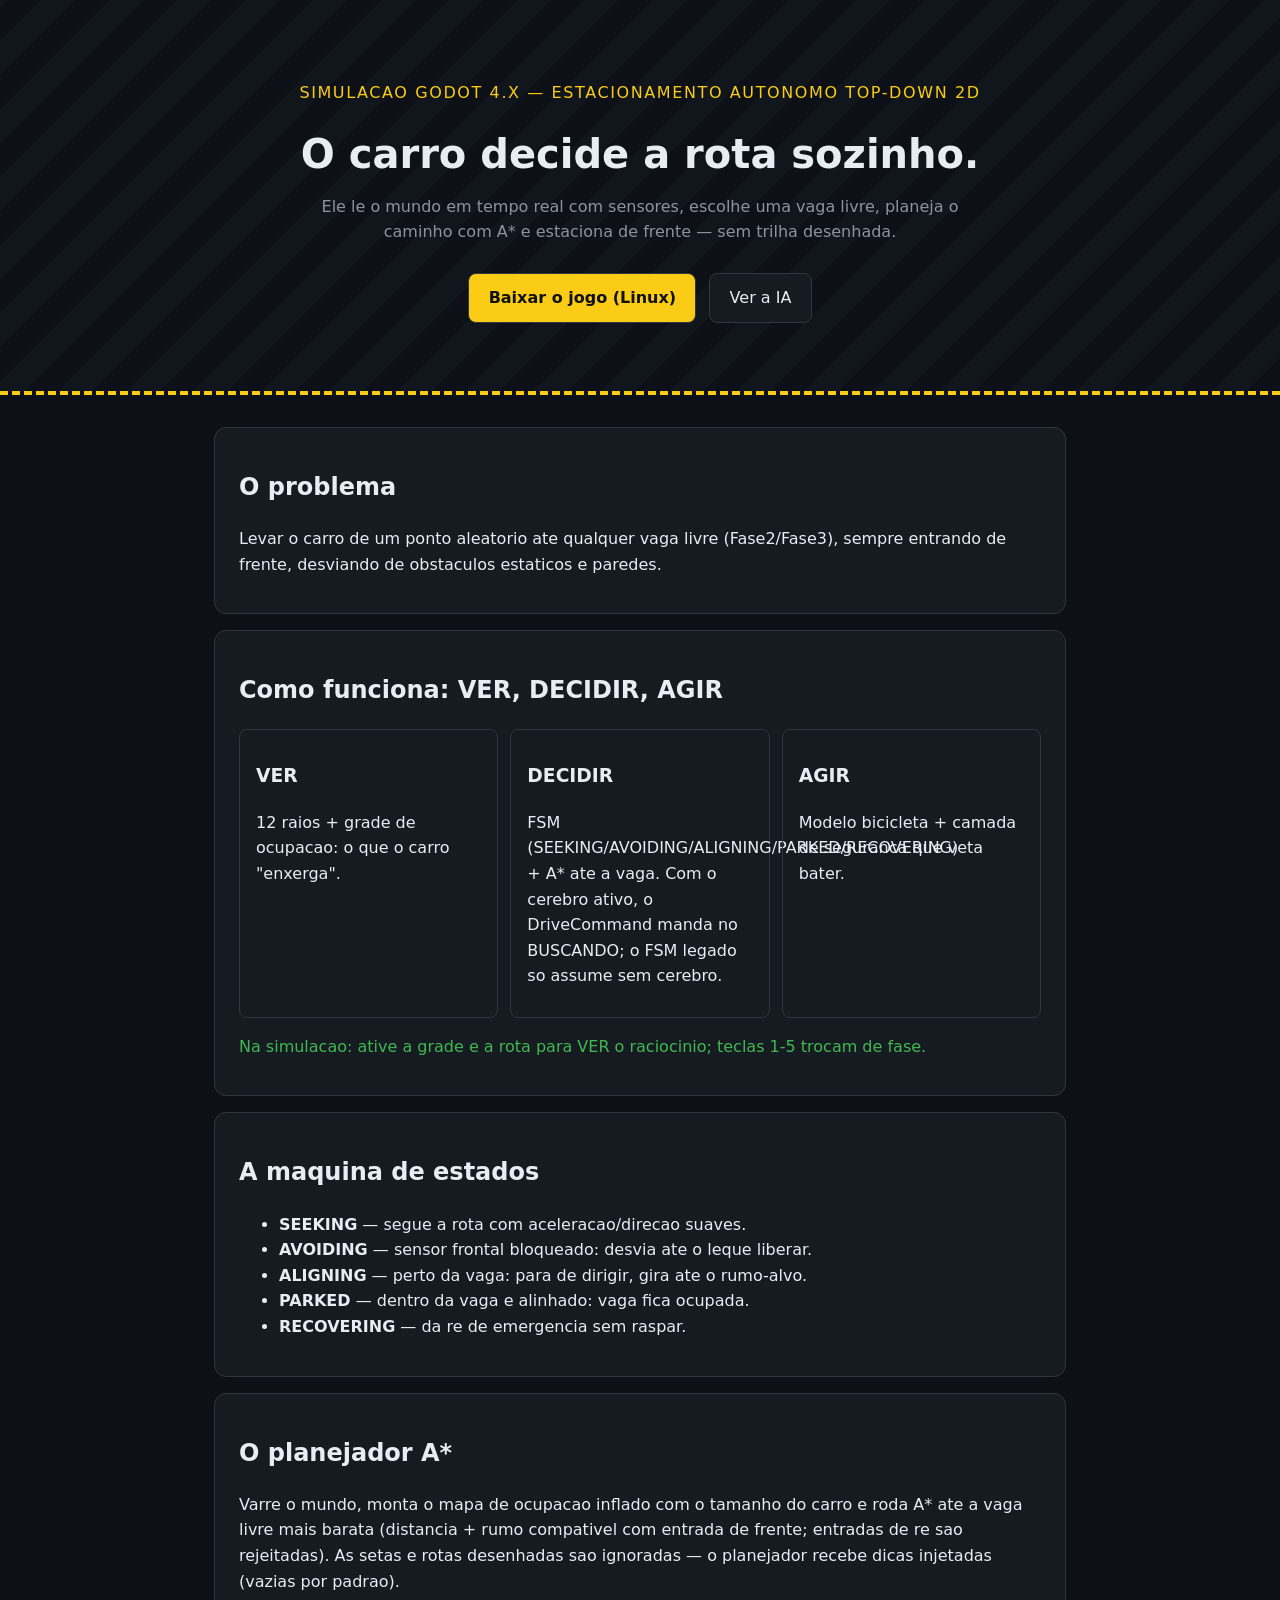
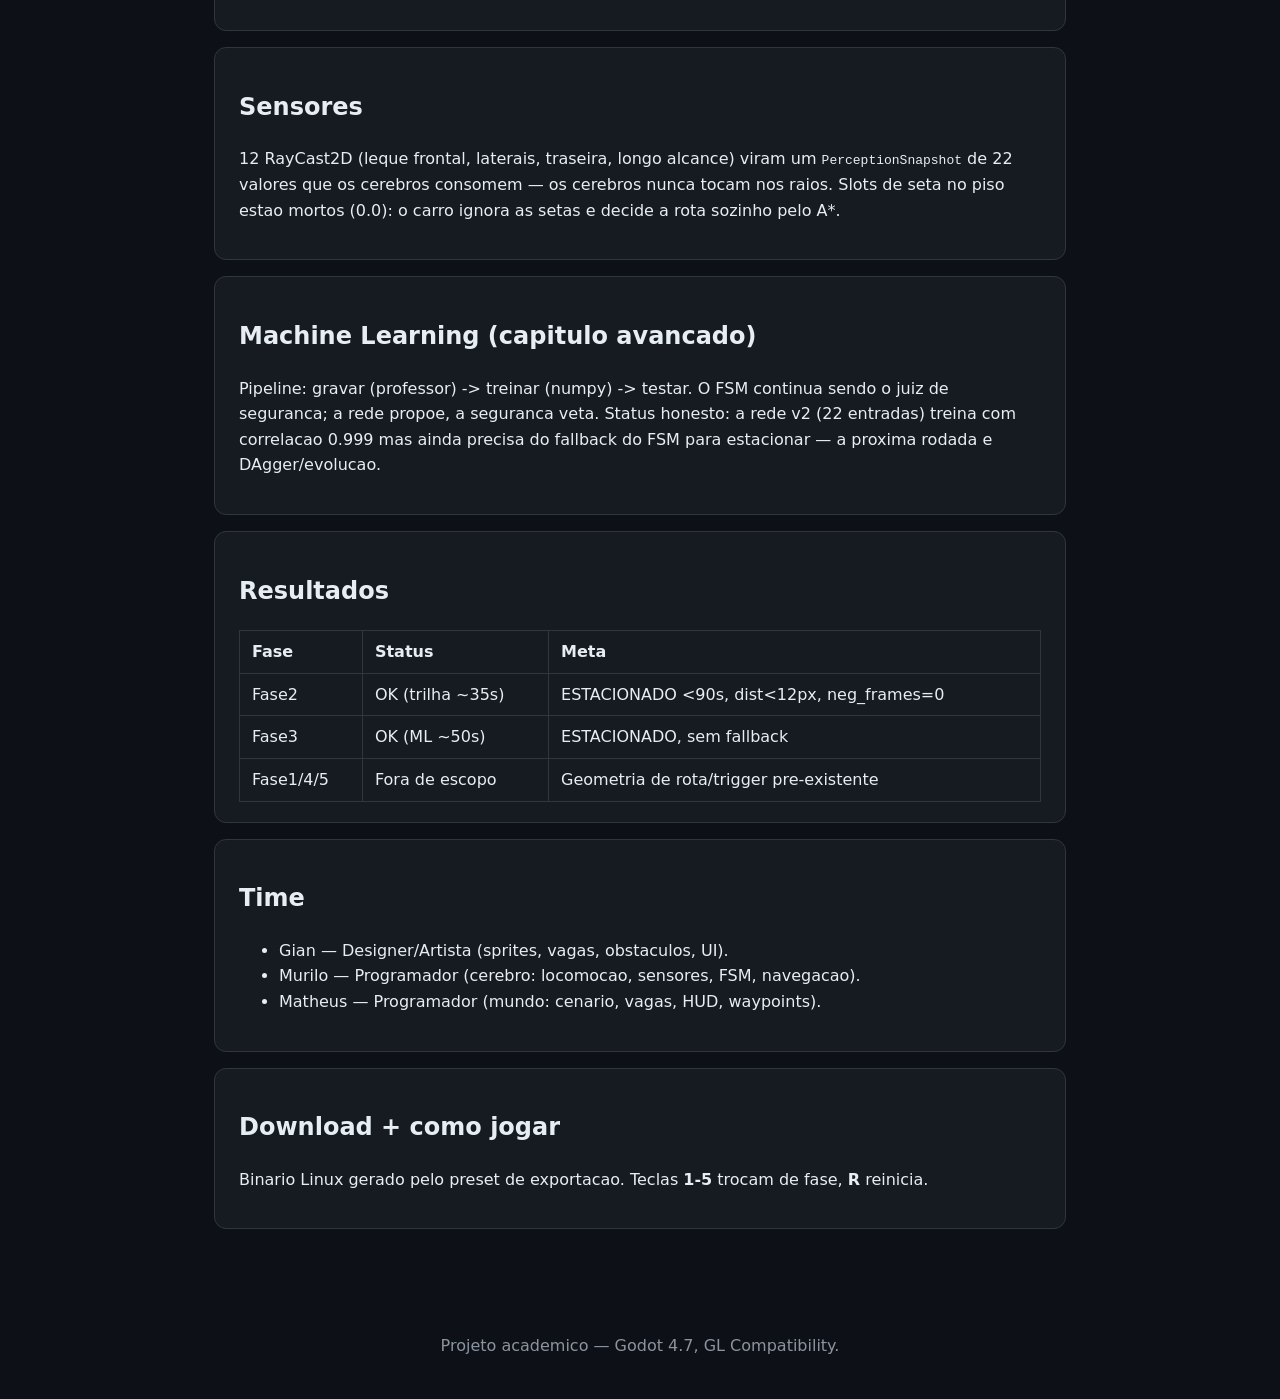
<file: index.html>
<!DOCTYPE html>
<html lang="pt-BR">
<head>
<meta charset="UTF-8" />
<meta name="viewport" content="width=device-width, initial-scale=1.0" />
<title>Estacionamento Autonomo — o carro decide a rota sozinho</title>
<link rel="stylesheet" href="styles.css" />
</head>
<body>
<header class="hero">
<p class="kicker">Simulacao Godot 4.x — estacionamento autonomo top-down 2D</p>
<h1>O carro decide a rota sozinho.</h1>
<p class="lede">Ele le o mundo em tempo real com sensores, escolhe uma vaga livre,
planeja o caminho com A* e estaciona de frente — sem trilha desenhada.</p>
<div class="cta">
<a class="btn primary" href="#download">Baixar o jogo (Linux)</a>
<a class="btn" href="#como-funciona">Ver a IA</a>
</div>
</header>
<main>
<section id="o-problema">
<h2>O problema</h2>
<p>Levar o carro de um ponto aleatorio ate qualquer vaga livre (Fase2/Fase3),
sempre entrando de frente, desviando de obstaculos estaticos e paredes.</p>
</section>
<section id="como-funciona">
<h2>Como funciona: VER, DECIDIR, AGIR</h2>
<div class="cards">
<article><h3>VER</h3><p>12 raios + grade de ocupacao: o que o carro "enxerga".</p></article>
<article><h3>DECIDIR</h3><p>FSM (SEEKING/AVOIDING/ALIGNING/PARKED/RECOVERING) + A* ate a vaga. Com o cerebro ativo, o DriveCommand manda no BUSCANDO; o FSM legado so assume sem cerebro.</p></article>
<article><h3>AGIR</h3><p>Modelo bicicleta + camada de seguranca que veta bater.</p></article>
</div>
<p class="see">Na simulacao: ative a grade e a rota para VER o raciocinio; teclas 1-5 trocam de fase.</p>
</section>
<section id="fsm">
<h2>A maquina de estados</h2>
<ul>
<li><strong>SEEKING</strong> — segue a rota com aceleracao/direcao suaves.</li>
<li><strong>AVOIDING</strong> — sensor frontal bloqueado: desvia ate o leque liberar.</li>
<li><strong>ALIGNING</strong> — perto da vaga: para de dirigir, gira ate o rumo-alvo.</li>
<li><strong>PARKED</strong> — dentro da vaga e alinhado: vaga fica ocupada.</li>
<li><strong>RECOVERING</strong> — da re de emergencia sem raspar.</li>
</ul>
</section>
<section id="astar">
<h2>O planejador A*</h2>
<p>Varre o mundo, monta o mapa de ocupacao inflado com o tamanho do carro e
roda A* ate a vaga livre mais barata (distancia + rumo compativel com
entrada de frente; entradas de re sao rejeitadas). As setas e rotas
desenhadas sao ignoradas — o planejador recebe dicas injetadas (vazias por
padrao).</p>
</section>
<section id="sensores">
<h2>Sensores</h2>
<p>12 RayCast2D (leque frontal, laterais, traseira, longo alcance) viram um
<code>PerceptionSnapshot</code> de 22 valores que os cerebros consomem — os
cerebros nunca tocam nos raios. Slots de seta no piso estao mortos (0.0):
o carro ignora as setas e decide a rota sozinho pelo A*.</p>
</section>
<section id="ml">
<h2>Machine Learning (capitulo avancado)</h2>
<p>Pipeline: gravar (professor) -&gt; treinar (numpy) -&gt; testar. O FSM continua
sendo o juiz de seguranca; a rede propoe, a seguranca veta. Status honesto:
a rede v2 (22 entradas) treina com correlacao 0.999 mas ainda precisa do
fallback do FSM para estacionar — a proxima rodada e DAgger/evolucao.</p>
</section>
<section id="resultados">
<h2>Resultados</h2>
<table>
<thead><tr><th>Fase</th><th>Status</th><th>Meta</th></tr></thead>
<tbody>
<tr><td>Fase2</td><td>OK (trilha ~35s)</td><td>ESTACIONADO &lt;90s, dist&lt;12px, neg_frames=0</td></tr>
<tr><td>Fase3</td><td>OK (ML ~50s)</td><td>ESTACIONADO, sem fallback</td></tr>
<tr><td>Fase1/4/5</td><td>Fora de escopo</td><td>Geometria de rota/trigger pre-existente</td></tr>
</tbody>
</table>
</section>
<section id="time">
<h2>Time</h2>
<ul>
<li>Gian — Designer/Artista (sprites, vagas, obstaculos, UI).</li>
<li>Murilo — Programador (cerebro: locomocao, sensores, FSM, navegacao).</li>
<li>Matheus — Programador (mundo: cenario, vagas, HUD, waypoints).</li>
</ul>
</section>
<section id="download">
<h2>Download + como jogar</h2>
<p>Binario Linux gerado pelo preset de exportacao. Teclas <strong>1-5</strong>
trocam de fase, <strong>R</strong> reinicia.</p>
</section>
</main>
<footer><p>Projeto academico — Godot 4.7, GL Compatibility.</p></footer>
<script src="main.js"></script>
</body>
</html>
</file>
<file: styles.css>
:root { --bg: #0d1117; --panel: #161b22; --line: #30363d; --txt: #e6edf3;
  --asphalt: #8b949e; --lane: #facc15; --spot: #3fb950; --danger: #f85149; }
* { box-sizing: border-box; }
body { margin: 0; background: var(--bg); color: var(--txt);
  font-family: system-ui, sans-serif; line-height: 1.6; }
.hero { padding: 4rem 1.5rem; text-align: center;
  background: repeating-linear-gradient(-45deg, #0d1117 0 24px, #11161d 24px 48px);
  border-bottom: 4px dashed var(--lane); }
.kicker { color: var(--lane); text-transform: uppercase; letter-spacing: .1em; }
h1 { font-size: 2.5rem; margin: .5rem 0; }
.lede { max-width: 640px; margin: 0 auto 1.5rem; color: var(--asphalt); }
.btn { display: inline-block; padding: .7rem 1.2rem; margin: .25rem;
  border: 1px solid var(--line); border-radius: 8px; color: var(--txt);
  text-decoration: none; background: var(--panel); }
.btn.primary { background: var(--lane); color: #111; font-weight: bold; }
main { max-width: 900px; margin: 0 auto; padding: 1rem 1.5rem 3rem; }
section { background: var(--panel); border: 1px solid var(--line);
  border-radius: 12px; padding: 1.25rem 1.5rem; margin: 1rem 0; }
.cards { display: grid; grid-template-columns: repeat(auto-fit, minmax(200px, 1fr)); gap: .75rem; }
.cards article { border: 1px solid var(--line); border-radius: 8px; padding: .75rem 1rem; }
table { width: 100%; border-collapse: collapse; }
th, td { border: 1px solid var(--line); padding: .5rem .75rem; text-align: left; }
.see { color: var(--spot); }
footer { text-align: center; color: var(--asphalt); padding: 1.5rem; }
</file>
